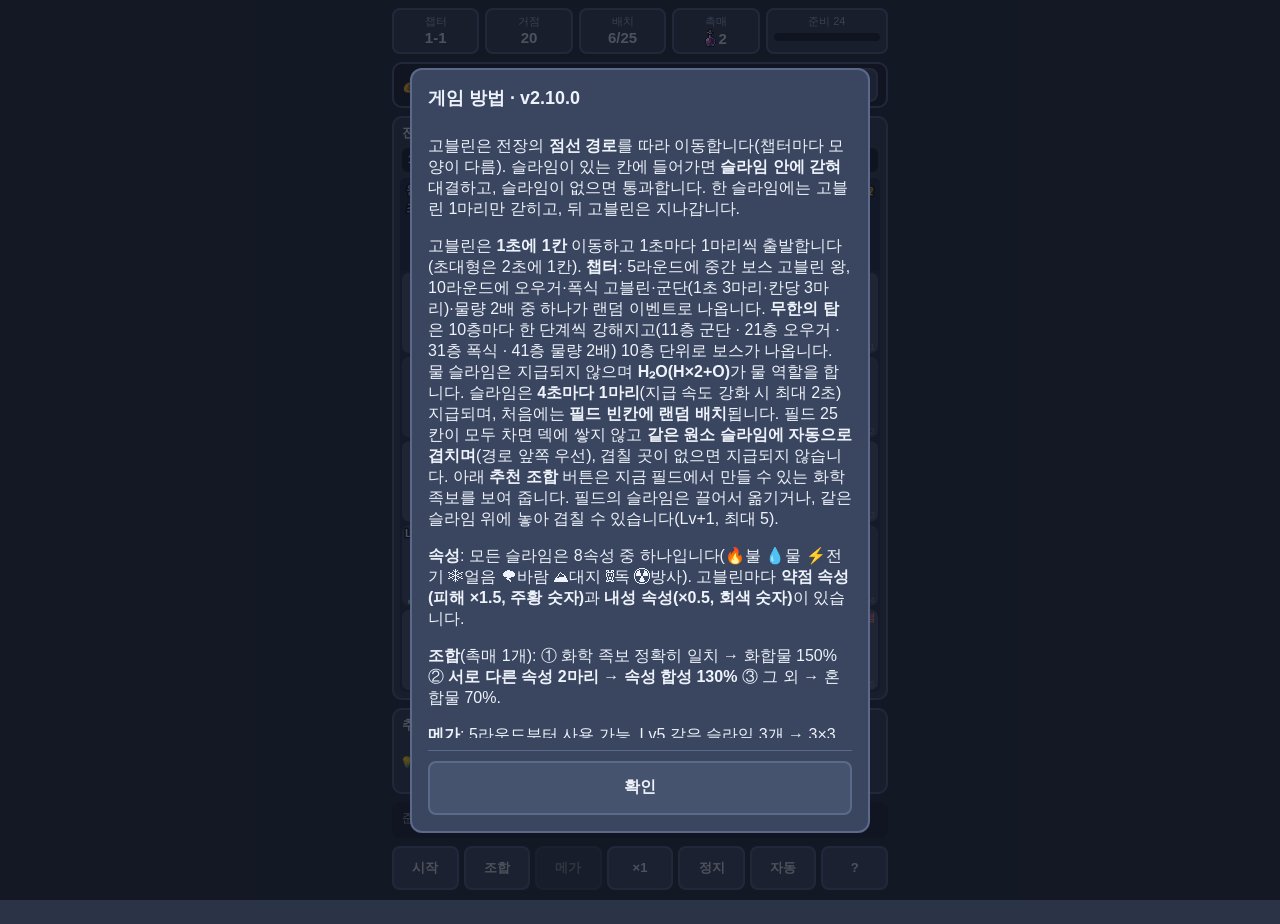
<file: index.html>
<!doctype html>
<html lang="ko">
<head>
<meta charset="utf-8">
<meta name="viewport" content="width=device-width, initial-scale=1, viewport-fit=cover, user-scalable=no">
<meta name="theme-color" content="#2b3447">
<meta name="apple-mobile-web-app-capable" content="yes">
<meta name="apple-mobile-web-app-status-bar-style" content="black-translucent">
<title>Element Slime Defense</title>
<link rel="manifest" href="manifest.json">
<link rel="icon" href="icons/icon.svg" type="image/svg+xml">
<link rel="apple-touch-icon" href="icons/icon-192.png">
<link rel="stylesheet" href="src/style.css">
</head>
<body>
<div id="app">
  <header class="hud">
    <div class="stat"><span class="k">챕터</span><b id="hRound">1-1</b></div>
    <div class="stat"><span class="k">거점</span><b id="hBase">20</b></div>
    <div class="stat"><span class="k">배치</span><b id="hCount">0/50</b></div>
    <div class="stat"><span class="k">촉매</span><b><img class="ico" src="assets/item_catalyst.png" alt=""><span id="hCat">2</span></b></div>
    <div class="stat timer"><span class="k" id="hPhase">준비</span><div class="bar"><i id="hTick"></i></div></div>
  </header>

  <div class="metabar">
    <span class="res" title="골드"><b>💰</b><span id="mGold">0</span></span>
    <span class="res" title="원소 결정"><b>💎</b><span id="mCrys">0</span></span>
    <span class="res" title="현자의 돌"><b>🔮</b><span id="mStone">0</span></span>
    <button class="btn sm" id="bUpg">⬆ 강화</button>
    <button class="btn sm" id="bDeck">🃏 덱</button>
  </div>

  <section class="panel">
    <div class="ptitle">전장 <span class="sub">점선 경로를 따라 오는 고블린이 슬라임 칸에 들어가면 갇혀 대결</span></div>
    <div id="tut" class="tut"></div>
    <canvas id="boardCv" aria-label="전장 5x5"></canvas>
  </section>

  <section class="panel deck">
    <div class="ptitle">추천 조합 <span class="sub">지금 필드에서 만들 수 있는 화학 족보 · 누르면 바로 조합 (촉매 1개)</span><b id="qCount" hidden></b></div>
    <div id="recos" class="recos" aria-label="추천 조합"></div>
    <div id="queue" class="qrow" hidden></div>
  </section>

  <div id="info" class="info">준비 중…</div>

  <nav class="actions">
    <button class="btn" id="bStart">시작</button>
    <button class="btn" id="bCombo">조합</button>
    <button class="btn" id="bMega">메가</button>
    <button class="btn" id="bSpeed">×1</button>
    <button class="btn" id="bPause">정지</button>
    <button class="btn" id="bAuto" aria-pressed="false">자동</button>
    <button class="btn" id="bHelp">?</button>
  </nav>
</div>

<div id="modal" class="modal hidden" role="dialog" aria-modal="true">
  <div class="mcard">
    <h2 id="mTitle"></h2>
    <div id="mBody"></div>
    <div class="mbtns"><button class="btn" id="mOk">확인</button><button class="btn hidden" id="mAlt">다시 하기</button></div>
  </div>
</div>

<script type="module" src="src/main.js"></script>
</body>
</html>
</file>
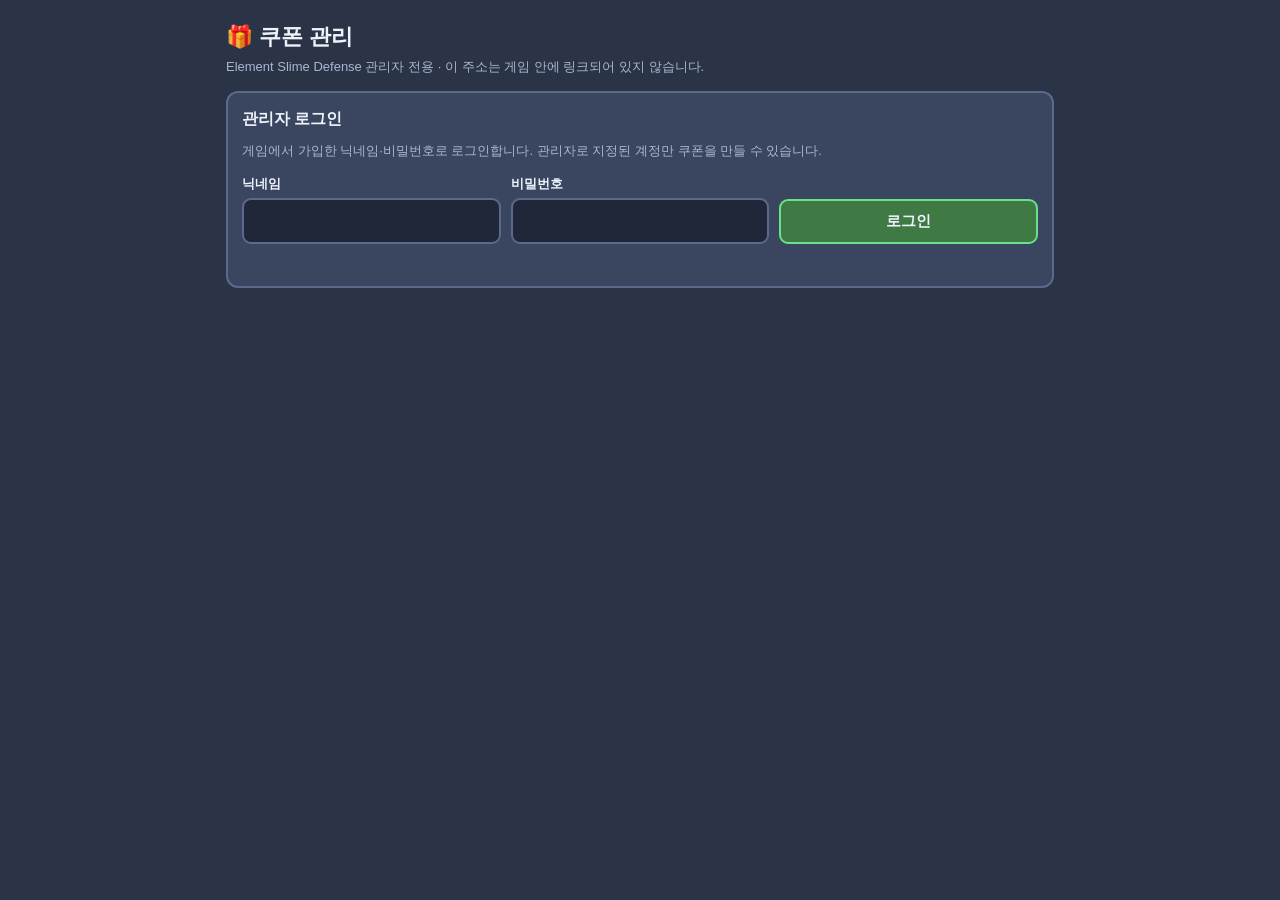
<file: admin.html>
<!doctype html>
<html lang="ko">
<head>
<meta charset="utf-8">
<meta name="viewport" content="width=device-width, initial-scale=1, viewport-fit=cover">
<meta name="robots" content="noindex, nofollow">
<meta name="theme-color" content="#2b3447">
<title>쿠폰 관리 · Element Slime Defense</title>
<style>
  :root { --bg: #2b3447; --panel: #3a4660; --panel2: #46536f; --line: #5b6a8a; --text: #eef2fa; --sub: #a9b6d0; --accent: #ffd34d; --danger: #ff6b6b; --ok: #6be08a; }
  * { box-sizing: border-box; }
  body { margin: 0; background: var(--bg); color: var(--text); font: 15px/1.5 -apple-system, "Apple SD Gothic Neo", "Noto Sans KR", sans-serif; }
  main { max-width: 860px; margin: 0 auto; padding: max(14px, env(safe-area-inset-top)) max(16px, env(safe-area-inset-right)) 40px max(16px, env(safe-area-inset-left)); }
  h1 { font-size: 22px; margin: 6px 0 4px; }
  h2 { font-size: 16px; margin: 0 0 10px; }
  .sub { color: var(--sub); font-size: 13px; margin: 0 0 14px; }
  .card { background: var(--panel); border: 2px solid var(--line); border-radius: 12px; padding: 14px; margin-bottom: 14px; }
  label { display: flex; flex-direction: column; gap: 4px; font-size: 13px; font-weight: 700; min-width: 0; }
  label small { color: var(--sub); font-weight: 400; }
  input, select { font: inherit; font-size: 16px; padding: 9px 10px; border-radius: 9px; border: 2px solid var(--line); background: #1f2738; color: var(--text); width: 100%; min-width: 0; }
  input:focus { outline: none; border-color: var(--accent); }
  .grid { display: grid; grid-template-columns: repeat(3, minmax(0, 1fr)); gap: 10px; }
  .grid .wide { grid-column: span 2; }
  @media (max-width: 600px) { .grid { grid-template-columns: repeat(2, minmax(0, 1fr)); } .grid .wide { grid-column: span 2; } }
  .row { display: flex; gap: 8px; align-items: end; }
  .row > label { flex: 1; }
  button { font: inherit; font-weight: 700; border-radius: 9px; border: 2px solid var(--line); background: var(--panel2); color: var(--text); padding: 9px 14px; cursor: pointer; min-height: 42px; }
  button.go { background: #3f7a44; border-color: var(--ok); }
  button.warn { border-color: var(--danger); color: #ffb3b3; }
  button.sm { min-height: 32px; padding: 4px 10px; font-size: 13px; }
  button:disabled { opacity: .55; cursor: default; }
  .msg { min-height: 20px; margin: 8px 0 0; font-size: 13px; color: var(--danger); }
  .msg.ok { color: var(--ok); }
  .top { display: flex; justify-content: space-between; align-items: center; gap: 10px; flex-wrap: wrap; }
  .who { font-size: 13px; color: var(--sub); }
  .who b { color: var(--accent); }
  code { background: #1f2738; padding: 2px 6px; border-radius: 6px; font-size: 13px; overflow-wrap: anywhere; }
  .scroll { overflow-x: auto; }
  table { width: 100%; border-collapse: collapse; font-size: 14px; }
  th, td { text-align: left; padding: 8px 6px; border-bottom: 1px solid var(--line); vertical-align: middle; }
  th { color: var(--sub); font-size: 12px; font-weight: 700; }
  td.c { font-weight: 800; color: var(--accent); letter-spacing: .02em; white-space: nowrap; }
  td .acts { display: flex; gap: 6px; flex-wrap: wrap; }
  .pill { display: inline-block; font-size: 12px; padding: 1px 8px; border-radius: 99px; white-space: nowrap; }
  .pill.on { background: #2e5b37; color: var(--ok); } .pill.off { background: #5b2e2e; color: #ffb3b3; } .pill.exp { background: #4b4b2e; color: #ffe08a; }
  .bar { height: 6px; background: #1f2738; border-radius: 4px; overflow: hidden; margin-top: 4px; min-width: 70px; }
  .bar i { display: block; height: 100%; background: var(--accent); }
  .empty { color: var(--sub); text-align: center; padding: 18px; }
  .hidden { display: none !important; }
  @media (max-width: 600px) {
    table.stack thead { display: none; }
    table.stack tr { display: grid; grid-template-columns: 1fr auto; gap: 2px 10px; padding: 10px 0; border-bottom: 1px solid var(--line); }
    table.stack td { border: 0; padding: 2px 0; }
    table.stack td.rw, table.stack td.memo { grid-column: 1 / -1; }
  }
</style>
</head>
<body>
<main>
  <div class="top">
    <div><h1>🎁 쿠폰 관리</h1><p class="sub">Element Slime Defense 관리자 전용 · 이 주소는 게임 안에 링크되어 있지 않습니다.</p></div>
    <div class="who hidden" id="who"></div>
  </div>

  <section class="card" id="loginCard">
    <h2>관리자 로그인</h2>
    <p class="sub">게임에서 가입한 닉네임·비밀번호로 로그인합니다. 관리자로 지정된 계정만 쿠폰을 만들 수 있습니다.</p>
    <form id="loginForm">
      <div class="grid">
        <label>닉네임<input id="lNick" autocomplete="username" required></label>
        <label>비밀번호<input id="lPw" type="password" autocomplete="current-password" required></label>
        <div class="row"><button class="go" type="submit" id="lBtn" style="width:100%">로그인</button></div>
      </div>
      <p class="msg" id="lMsg"></p>
    </form>
  </section>

  <section class="card hidden" id="notAdmin">
    <h2>관리자 권한이 없습니다</h2>
    <p>이 계정을 관리자로 지정하려면 Firebase 콘솔 → Realtime Database → 데이터 탭에서 아래 항목을 추가하세요.</p>
    <p>경로 <code>admins</code> 아래에 키 <code id="myUid"></code>, 값 <code>true</code> (불리언)</p>
    <p class="sub">추가한 뒤 이 페이지를 새로고침하세요.</p>
    <button class="sm" id="copyUid" type="button">uid 복사</button> <button class="sm" id="out1" type="button">로그아웃</button>
  </section>

  <section class="card hidden" id="createCard">
    <h2>새 쿠폰 만들기</h2>
    <form id="codeForm">
      <div class="grid">
        <label class="wide">코드 <small>영문·숫자 4~20자 · 대소문자 구분 없음</small>
          <div class="row"><input id="fCode" maxlength="20" autocomplete="off" autocapitalize="characters" spellcheck="false" required><button class="sm" type="button" id="genBtn">무작위</button></div></label>
        <label>활성<select id="fActive"><option value="1">사용 가능</option><option value="0">중지</option></select></label>
        <label>💰 골드<input id="fGold" type="number" min="0" step="1" value="1000" inputmode="numeric"></label>
        <label>💎 원소 결정<input id="fCrys" type="number" min="0" step="1" value="0" inputmode="numeric"></label>
        <label>🔮 현자의 돌<input id="fStone" type="number" min="0" step="1" value="0" inputmode="numeric"></label>
        <label>사용 가능 횟수 <small>0 = 무제한 (계정당 1회는 항상)</small><input id="fMax" type="number" min="0" step="1" value="0" inputmode="numeric"></label>
        <label>만료일 <small>비우면 기한 없음 · 해당 날짜 23:59까지</small><input id="fExp" type="date"></label>
        <label>메모 <small>관리용 (플레이어에게 안 보임)</small><input id="fMemo" maxlength="60" placeholder="예: 오픈 기념"></label>
      </div>
      <div class="row" style="margin-top:12px"><button class="go" type="submit" id="fBtn">쿠폰 만들기</button></div>
      <p class="msg" id="fMsg"></p>
    </form>
  </section>

  <section class="card hidden" id="listCard">
    <div class="top"><h2>쿠폰 목록</h2><button class="sm" id="reload" type="button">↻ 새로고침</button></div>
    <div class="scroll"><table class="stack">
      <thead><tr><th>코드</th><th>보상</th><th>사용</th><th>상태</th><th>메모</th><th></th></tr></thead>
      <tbody id="list"><tr><td colspan="6" class="empty">불러오는 중…</td></tr></tbody>
    </table></div>
    <p class="msg" id="listMsg"></p>
  </section>
</main>

<script type="module">
import { signIn, isAdmin, listCodes, saveCode, deleteCode, randomCode, validCode, rewardText, rewardOf, ACCOUNT_KEY } from './src/online.js';

const $ = id => document.getElementById(id);
const esc = v => String(v ?? '').replace(/[&<>"']/g, c => ({ '&': '&amp;', '<': '&lt;', '>': '&gt;', '"': '&quot;', "'": '&#39;' }[c]));
// 게임 로그인과 섞이지 않도록 관리자 세션은 별도 키에 저장
const ADMIN_KEY = 'esd.adminAccount';
const store = { getItem: k => { try { return localStorage.getItem(k === ACCOUNT_KEY ? ADMIN_KEY : k); } catch { return null; } },
                setItem: (k, v) => { try { localStorage.setItem(k === ACCOUNT_KEY ? ADMIN_KEY : k, v); } catch { /* 무시 */ } } };
let acc = null; try { acc = JSON.parse(store.getItem(ACCOUNT_KEY) || 'null'); } catch { acc = null; }
const keep = a => { if (a) { acc = a; store.setItem(ACCOUNT_KEY, JSON.stringify(a)); } };
const msg = (id, t, ok = false) => { $(id).textContent = t || ''; $(id).classList.toggle('ok', ok); };
const show = (id, on) => $(id).classList.toggle('hidden', !on);
const fmtDate = ms => { if (!ms) return '기한 없음'; const d = new Date(ms); return `${d.getFullYear()}-${String(d.getMonth() + 1).padStart(2, '0')}-${String(d.getDate()).padStart(2, '0')}`; };

function logout() { acc = null; try { localStorage.removeItem(ADMIN_KEY); } catch { /* 무시 */ } location.reload(); }

async function enter() {
  const r = await isAdmin(acc);
  if (r.account) keep(r.account);
  if (!r.ok) { show('loginCard', true); msg('lMsg', r.msg); return; }
  show('loginCard', false);
  $('who').innerHTML = `👤 <b>${esc(acc.nick)}</b> ${r.admin ? '· 관리자' : ''} <button class="sm" id="out2" type="button">로그아웃</button>`;
  show('who', true); $('out2').onclick = logout;
  if (!r.admin) { $('myUid').textContent = acc.uid; show('notAdmin', true); return; }
  show('createCard', true); show('listCard', true);
  $('fCode').value = randomCode(); refresh();
}

async function refresh() {
  msg('listMsg', '');
  const r = await listCodes(acc); if (r.account) keep(r.account);
  if (!r.ok) { $('list').innerHTML = `<tr><td colspan="6" class="empty">불러오지 못했습니다. ${esc(r.msg)}</td></tr>`; return; }
  if (!r.list.length) { $('list').innerHTML = '<tr><td colspan="6" class="empty">아직 만든 쿠폰이 없습니다.</td></tr>'; return; }
  const now = Date.now();
  $('list').innerHTML = r.list.map(c => {
    const expired = c.expires && c.expires <= now, soldOut = c.maxUses && c.used >= c.maxUses;
    const state = !c.active ? '<span class="pill off">중지</span>' : expired ? '<span class="pill exp">만료</span>' : soldOut ? '<span class="pill exp">소진</span>' : '<span class="pill on">사용 가능</span>';
    const pct = c.maxUses ? Math.min(100, Math.round((c.used || 0) / c.maxUses * 100)) : 0;
    return `<tr>
      <td class="c">${esc(c.code)}</td>
      <td class="rw">${esc(rewardText(rewardOf(c)))}</td>
      <td>${c.used || 0} / ${c.maxUses ? c.maxUses : '∞'}${c.maxUses ? `<div class="bar"><i style="width:${pct}%"></i></div>` : ''}</td>
      <td>${state}<br><small style="color:var(--sub)">${esc(fmtDate(c.expires))}</small></td>
      <td class="memo"><small>${esc(c.memo || '')}</small></td>
      <td><div class="acts"><button class="sm" data-act="toggle" data-code="${esc(c.code)}" data-on="${c.active ? 1 : 0}" type="button">${c.active ? '중지' : '재개'}</button><button class="sm warn" data-act="del" data-code="${esc(c.code)}" type="button">삭제</button></div></td>
    </tr>`;
  }).join('');
  window.__codes = Object.fromEntries(r.list.map(c => [c.code, c]));
}

$('loginForm').addEventListener('submit', async e => {
  e.preventDefault(); $('lBtn').disabled = true; msg('lMsg', '로그인 중…', true);
  const r = await signIn($('lNick').value, $('lPw').value);
  $('lBtn').disabled = false;
  if (!r.ok) return msg('lMsg', r.msg);
  keep(r.account); msg('lMsg', ''); enter();
});
$('out1').onclick = logout;
$('copyUid').onclick = async () => { try { await navigator.clipboard.writeText(acc.uid); $('copyUid').textContent = '복사됨'; } catch { $('copyUid').textContent = '길게 눌러 복사하세요'; } };
$('genBtn').onclick = () => { $('fCode').value = randomCode(); };
$('reload').onclick = refresh;

$('codeForm').addEventListener('submit', async e => {
  e.preventDefault();
  const v = validCode($('fCode').value); if (!v.ok) return msg('fMsg', v.msg);
  const gold = +$('fGold').value || 0, crystals = +$('fCrys').value || 0, stones = +$('fStone').value || 0;
  if (gold < 0 || crystals < 0 || stones < 0) return msg('fMsg', '보상은 0 이상이어야 합니다.');
  if (!gold && !crystals && !stones) return msg('fMsg', '보상을 하나 이상 입력하세요.');
  let expires = 0;
  if ($('fExp').value) { const [y, m, d] = $('fExp').value.split('-').map(Number); expires = new Date(y, m - 1, d, 23, 59, 59).getTime(); if (expires <= Date.now()) return msg('fMsg', '만료일이 이미 지났습니다.'); }
  $('fBtn').disabled = true; msg('fMsg', '만드는 중…', true);
  const r = await saveCode(acc, v.code, { gold, crystals, stones, maxUses: +$('fMax').value || 0, expires, active: $('fActive').value === '1', memo: $('fMemo').value }, true);
  $('fBtn').disabled = false; if (r.account) keep(r.account);
  if (!r.ok) return msg('fMsg', r.msg);
  msg('fMsg', `${r.msg} · 플레이어는 홈 > 🎁 쿠폰에서 ${r.code} 입력`, true);
  $('fCode').value = randomCode(); $('fMemo').value = ''; refresh();
});

$('list').addEventListener('click', async e => {
  const b = e.target.closest('button[data-act]'); if (!b) return;
  const code = b.dataset.code, c = (window.__codes || {})[code]; if (!c) return;
  if (b.dataset.act === 'del') {
    if (b.dataset.confirm !== '1') { b.dataset.confirm = '1'; b.textContent = '정말 삭제?'; setTimeout(() => { if (b.isConnected) { b.dataset.confirm = ''; b.textContent = '삭제'; } }, 3000); return; }
    b.disabled = true; const r = await deleteCode(acc, code); if (r.account) keep(r.account); msg('listMsg', r.msg, r.ok); refresh(); return;
  }
  b.disabled = true;
  const r = await saveCode(acc, code, { ...rewardOf(c), maxUses: c.maxUses, expires: c.expires, memo: c.memo, active: b.dataset.on !== '1' }, false);
  if (r.account) keep(r.account); msg('listMsg', r.ok ? `${code} ${b.dataset.on === '1' ? '중지' : '재개'}` : r.msg, r.ok); refresh();
});

if (acc && acc.uid && acc.refreshToken) enter(); else show('loginCard', true);
</script>
</body>
</html>
</file>
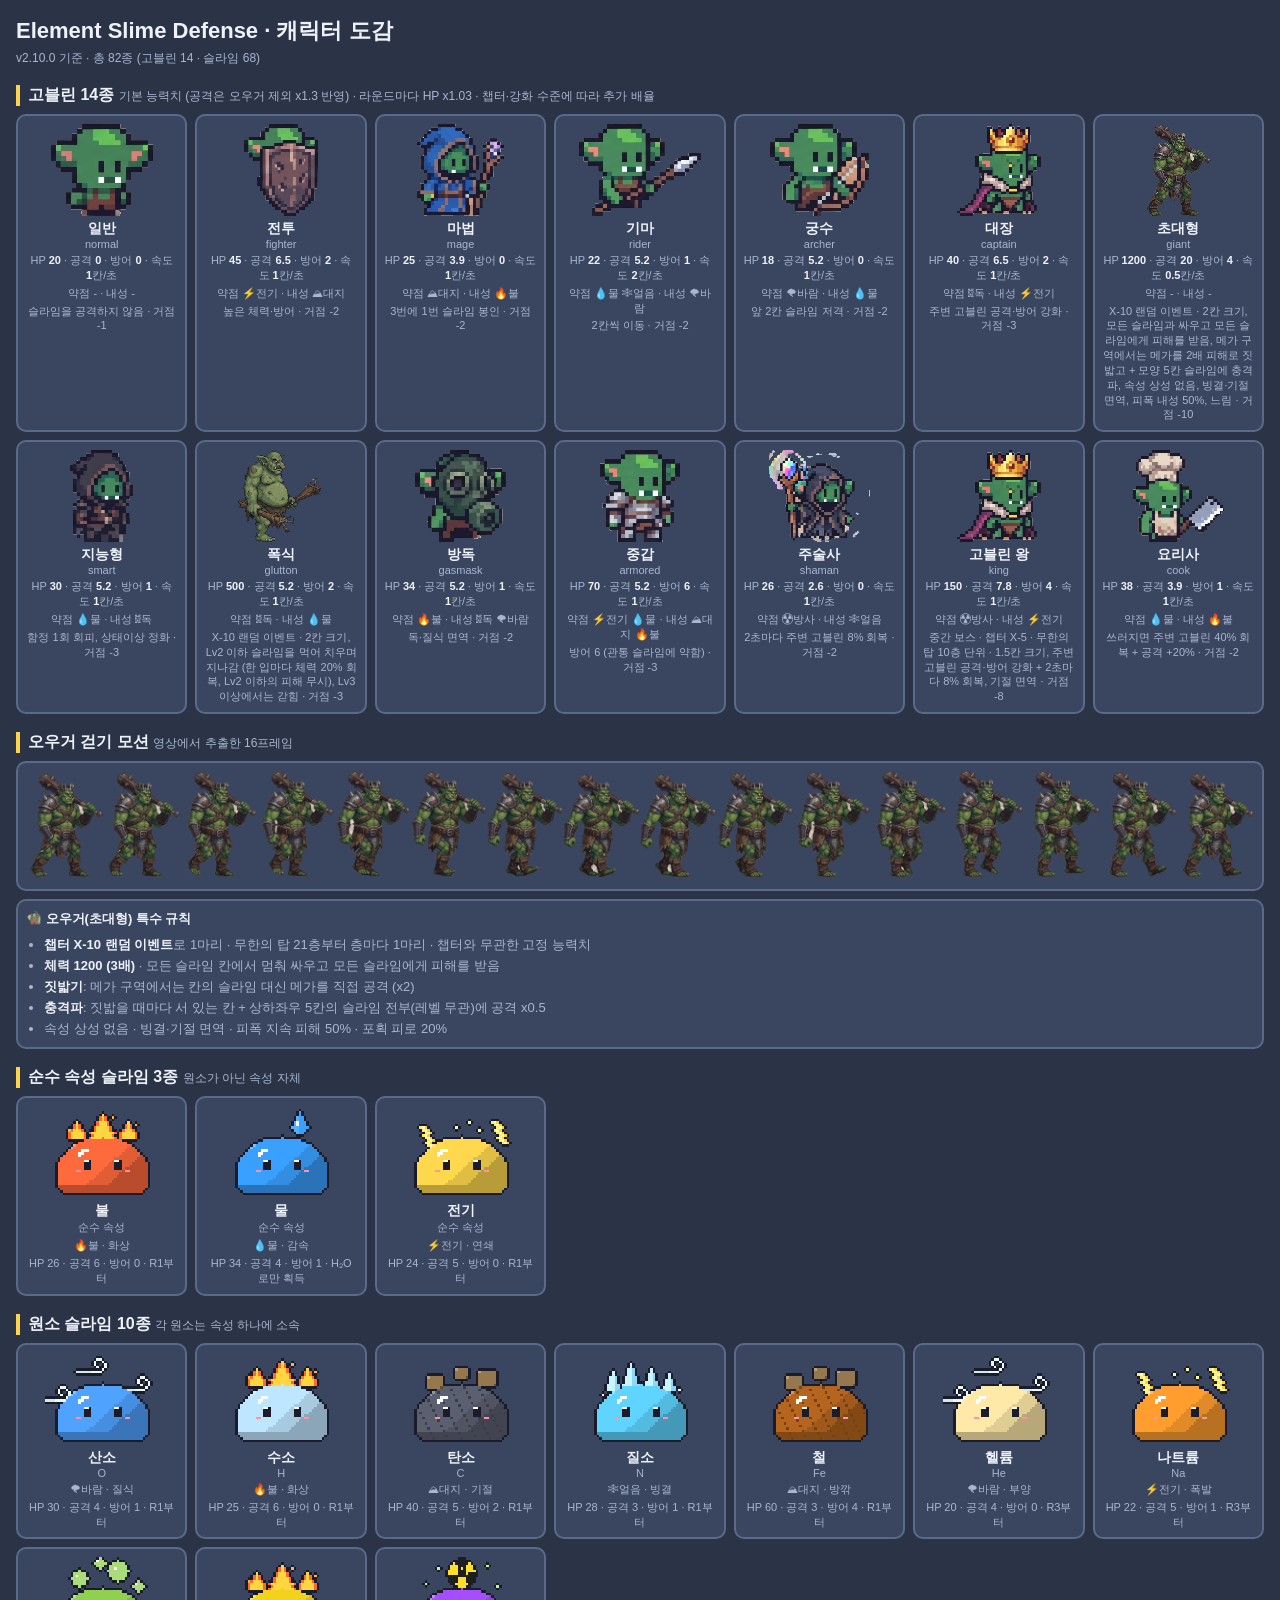
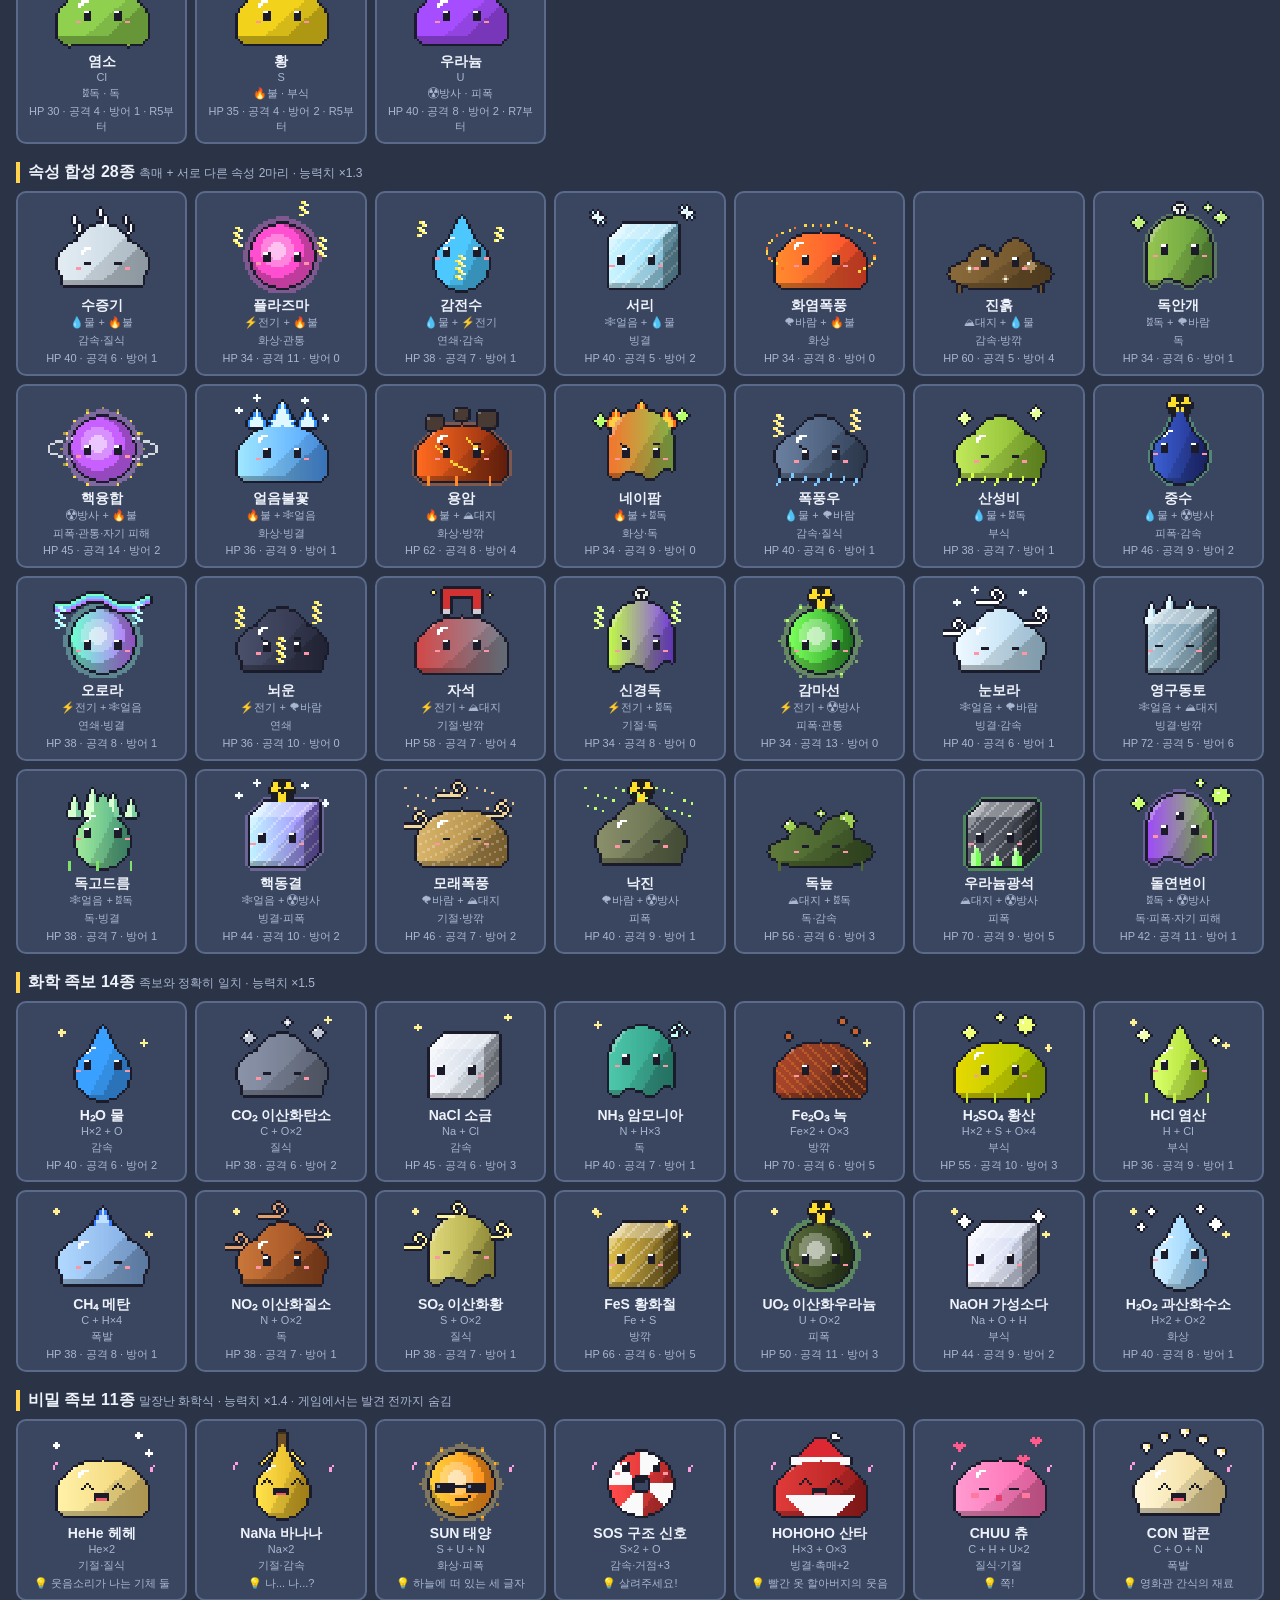
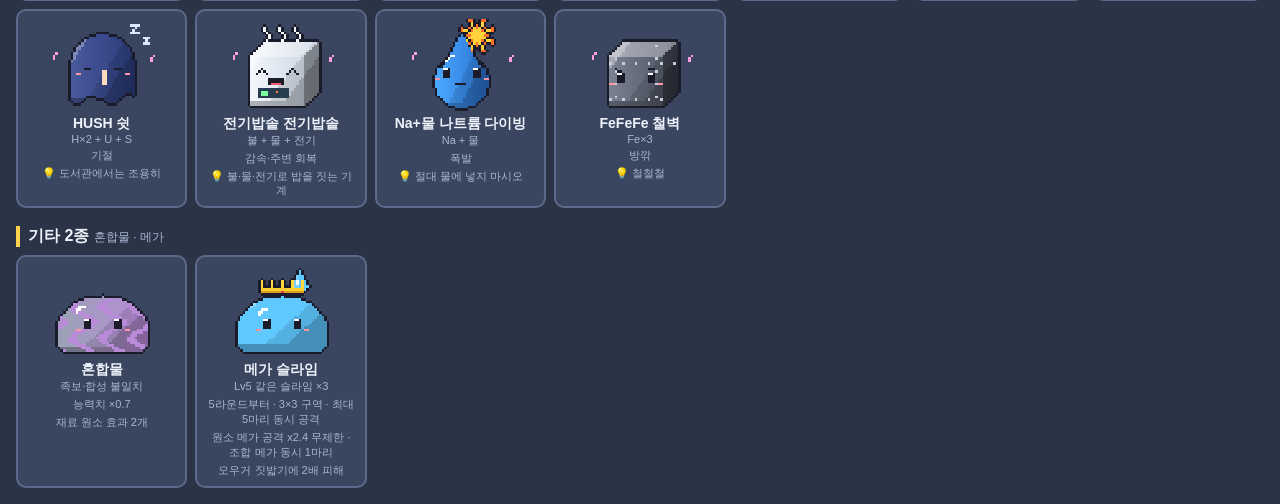
<file: tools/catalog.html>
<!doctype html>
<html lang="ko">
<head>
<meta charset="utf-8">
<meta name="viewport" content="width=device-width, initial-scale=1">
<title>캐릭터 도감</title>
<style>
  :root { --bg: #2b3447; --panel: #3a4660; --line: #5b6a8a; --text: #eef2fa; --sub: #a9b6d0; --accent: #ffd34d; }
  * { box-sizing: border-box; }
  body { margin: 0; background: var(--bg); color: var(--text); font-family: -apple-system, "Apple SD Gothic Neo", "Noto Sans KR", sans-serif; padding: 16px; }
  h1 { margin: 0 0 4px; font-size: 22px; }
  .meta { color: var(--sub); font-size: 12px; margin-bottom: 14px; }
  h2 { font-size: 16px; margin: 18px 0 8px; border-left: 4px solid var(--accent); padding-left: 8px; }
  h2 small { color: var(--sub); font-weight: 400; font-size: 12px; }
  .grid { display: grid; grid-template-columns: repeat(auto-fill, minmax(150px, 1fr)); gap: 8px; }
  .card { background: var(--panel); border: 2px solid var(--line); border-radius: 10px; padding: 8px; text-align: center; }
  .card .art { height: 92px; display: flex; align-items: flex-end; justify-content: center; }
  .card img { max-height: 92px; max-width: 100%; image-rendering: pixelated; }
  .card .name { font-weight: 800; font-size: 14px; margin-top: 4px; }
  .card .key { color: var(--sub); font-size: 11px; }
  .card .line { font-size: 11px; color: var(--sub); margin-top: 3px; line-height: 1.35; }
  .card .line b { color: var(--text); }
  .strip { background: var(--panel); border: 2px solid var(--line); border-radius: 10px; padding: 8px; overflow: hidden; }
  .strip img { width: 100%; image-rendering: auto; }
  .rules { margin-top: 8px; font-size: 13px; line-height: 1.6; }
  .rules ul { margin: 6px 0 0; padding-left: 18px; color: var(--sub); }
  .rules b { color: var(--text); }
</style>
</head>
<body>
<h1>Element Slime Defense · 캐릭터 도감</h1>
<div class="meta" id="meta"></div>
<div id="root"></div>
<script type="module">
import { CFG, ELEMENTS, FUSIONS, RECIPES, GOBLINS, ATTRS, STATUS, JOKES } from '../src/data.js';

const root = document.getElementById('root');
const at = a => `${ATTRS[a].icon}${ATTRS[a].label}`;
const atl = arr => (arr && arr.length ? arr.map(at).join(' ') : '-');
const st = list => list.map(s => STATUS[s.name].label).join('·');

function section(title, sub, cards) {
  const h = document.createElement('h2'); h.innerHTML = `${title} <small>${sub}</small>`;
  const g = document.createElement('div'); g.className = 'grid'; g.innerHTML = cards.join('');
  root.append(h, g);
}
const card = (img, name, key, lines) => `<div class="card"><div class="art"><img src="../assets/${img}.png" alt=""></div>
  <div class="name">${name}</div><div class="key">${key}</div>${lines.map(l => `<div class="line">${l}</div>`).join('')}</div>`;

// 고블린 12종
const gAtk = d => +(d.atk * (d.chAnchor ? 1 : (CFG.GOBLIN_ATK_MUL || 1))).toFixed(1);
section(`고블린 ${Object.keys(GOBLINS).length}종`, `기본 능력치 (공격은 오우거 제외 x${CFG.GOBLIN_ATK_MUL || 1} 반영) · 라운드마다 HP x${CFG.HP_GROWTH} · 챕터·강화 수준에 따라 추가 배율`,
  Object.entries(GOBLINS).map(([k, d]) => card(`goblin_${k}`, d.name, k, [
    `HP <b>${d.hp}</b> · 공격 <b>${gAtk(d)}</b> · 방어 <b>${d.def}</b> · 속도 <b>${d.spd}</b>칸/초`,
    `약점 ${atl(d.weak)} · 내성 ${atl(d.resist)}`,
    `${d.desc || ''} · 거점 -${d.leak}`,
  ])));

// 오우거 걷기 모션
const h = document.createElement('h2'); h.innerHTML = '오우거 걷기 모션 <small>영상에서 추출한 16프레임</small>';
const s = document.createElement('div'); s.className = 'strip'; s.innerHTML = '<img src="../assets/goblin_giant_walk.png" alt="">';
root.append(h, s);

// 오우거 특수 규칙
const og = document.createElement('div'); og.className = 'strip rules';
og.innerHTML = `<b>🧌 오우거(초대형) 특수 규칙</b><ul>
  <li><b>챕터 X-10 랜덤 이벤트</b>로 1마리 · 무한의 탑 21층부터 층마다 1마리 · 챕터와 무관한 고정 능력치</li>
  <li><b>체력 1200 (3배)</b> · 모든 슬라임 칸에서 멈춰 싸우고 모든 슬라임에게 피해를 받음</li>
  <li><b>짓밟기</b>: 메가 구역에서는 칸의 슬라임 대신 메가를 직접 공격 (x${CFG.GIANT_STOMP_MUL})</li>
  <li><b>충격파</b>: 짓밟을 때마다 서 있는 칸 + 상하좌우 5칸의 슬라임 전부(레벨 무관)에 공격 x${CFG.GIANT_STOMP_SPLASH}</li>
  <li>속성 상성 없음 · 빙결·기절 면역 · 피폭 지속 피해 50% · 포획 피로 20%</li></ul>`;
root.append(og);

// 슬라임
const pure = ELEMENTS.filter(e => e.label), els = ELEMENTS.filter(e => !e.label);
const elCard = e => card(`slime_${e.sym}`, e.label || e.name, e.label ? '순수 속성' : e.sym,
  [`${at(e.attr)} · ${STATUS[e.st.name].label}`, `HP ${e.hp} · 공격 ${e.atk} · 방어 ${e.def} · ${e.noDrop ? 'H₂O로만 획득' : `R${e.unlock}부터`}`]);
section(`순수 속성 슬라임 ${pure.length}종`, '원소가 아닌 속성 자체', pure.map(elCard));
section(`원소 슬라임 ${els.length}종`, '각 원소는 속성 하나에 소속', els.map(elCard));
section(`속성 합성 ${FUSIONS.length}종`, `촉매 + 서로 다른 속성 2마리 · 능력치 ×${CFG.FUSION_MUL}`,
  FUSIONS.map(f => card(`slime_${f.key}`, f.label, `${at(f.pair[0])} + ${at(f.pair[1])}`,
    [`${st(f.st)}${f.pierce ? '·관통' : ''}${f.decay ? '·자기 피해' : ''}`, `HP ${f.hp} · 공격 ${f.atk} · 방어 ${f.def}`])));
section(`화학 족보 ${RECIPES.length}종`, `족보와 정확히 일치 · 능력치 ×${CFG.COMPOUND_MUL}`,
  RECIPES.map(r => card(`slime_${r.key}`, `${r.label} ${r.name}`, Object.entries(r.need).map(([k, v]) => v > 1 ? `${k}×${v}` : k).join(' + '),
    [`${STATUS[r.st.name].label}`, `HP ${r.hp} · 공격 ${r.atk} · 방어 ${r.def}`])));
section(`비밀 족보 ${JOKES.length}종`, `말장난 화학식 · 능력치 ×${CFG.JOKE_MUL} · 게임에서는 발견 전까지 숨김`,
  JOKES.map(j => card(`slime_${j.key}`, `${j.label} ${j.name}`, Object.entries(j.need).map(([k, v]) => { const l = ELEMENTS.find(e => e.sym === k)?.label || k; return v > 1 ? `${l}×${v}` : l; }).join(' + '),
    [`${st(j.st)}${j.healAura ? '·주변 회복' : ''}${j.onCreate?.baseHp ? '·거점+' + j.onCreate.baseHp : ''}${j.onCreate?.catalysts ? '·촉매+' + j.onCreate.catalysts : ''}`, `💡 ${j.hint}`])));
section('기타 2종', '혼합물 · 메가', [
  card('slime_mix', '혼합물', '족보·합성 불일치', [`능력치 ×${CFG.MIXTURE_MUL}`, '재료 원소 효과 2개']),
  card('slime_mega', '메가 슬라임', `Lv5 같은 슬라임 ×3`, [`${CFG.MEGA_ROUND}라운드부터 · 3×3 구역 · 최대 ${CFG.MEGA_MAX_TARGETS}마리 동시 공격`, `원소 메가 공격 x${CFG.MEGA_ATK} 무제한 · 조합 메가 동시 ${CFG.COMBO_MEGA_MAX}마리`, '오우거 짓밟기에 2배 피해']),
]);

const total = Object.keys(GOBLINS).length + ELEMENTS.length + FUSIONS.length + RECIPES.length + JOKES.length + 2;
document.getElementById('meta').textContent = `v2.10.0 기준 · 총 ${total}종 (고블린 ${Object.keys(GOBLINS).length} · 슬라임 ${total - Object.keys(GOBLINS).length})`;
document.body.dataset.ready = '1';
</script>
</body>
</html>
</file>
<file: src/style.css>
:root {
  --bg: #2b3447; --panel: #3a4660; --panel2: #46536f; --line: #5b6a8a;
  --text: #eef2fa; --sub: #a9b6d0; --accent: #ffd34d; --danger: #ff5a5a; --ok: #6be08a;
}
* { box-sizing: border-box; -webkit-tap-highlight-color: transparent; }
html, body { margin: 0; height: 100%; background: var(--bg); color: var(--text);
  font-family: -apple-system, "Apple SD Gothic Neo", "Noto Sans KR", "Malgun Gothic", sans-serif;
  overscroll-behavior: none; touch-action: manipulation; user-select: none; -webkit-user-select: none; }
#app { max-width: 520px; margin: 0 auto; padding: max(8px, env(safe-area-inset-top)) 12px max(10px, env(safe-area-inset-bottom));
  display: flex; flex-direction: column; gap: 8px; min-height: 100%; }
.hud { display: grid; grid-template-columns: repeat(4, 1fr) 1.4fr; gap: 6px; }
.stat { background: var(--panel); border: 2px solid var(--line); border-radius: 8px; padding: 4px 6px; text-align: center; min-width: 0; }
.stat .k { display: block; font-size: 11px; color: var(--sub); }
.stat b { font-size: 15px; }
.timer .bar { height: 8px; background: #1f2636; border-radius: 4px; overflow: hidden; margin-top: 4px; }
.timer .bar i { display: block; height: 100%; width: 0; background: var(--accent); }
.panel { background: var(--panel); border: 2px solid var(--line); border-radius: 10px; padding: 6px; }
.ptitle { font-size: 13px; font-weight: 700; margin: 0 2px 6px; }
.ptitle .sub { font-weight: 400; color: var(--sub); font-size: 11px; }
.floorbar { display: flex; align-items: center; justify-content: center; gap: 12px; }
canvas { display: block; width: 100%; touch-action: none; border-radius: 6px; }
.qrow { display: flex; gap: 6px; overflow-x: auto; min-height: 46px; padding-bottom: 2px; touch-action: pan-x; }
.chip { flex: 0 0 42px; height: 42px; border-radius: 22px 22px 10px 10px; border: 2px solid rgba(0,0,0,.35);
  display: flex; align-items: center; justify-content: center; font-weight: 800; color: #10151f; font-size: 15px; touch-action: none; }
.chip.sel { outline: 3px solid var(--accent); outline-offset: 1px; }
.info { min-height: 36px; font-size: 12px; background: #222a3a; border-radius: 8px; padding: 8px 10px; color: var(--sub); }
.info b { color: var(--text); }
.actions { display: grid; grid-template-columns: repeat(7, 1fr); gap: 5px; }
#bAuto.on { background: #6be08a; color: #10151f; border-color: #3fa85c; }
.btn { background: var(--panel2); color: var(--text); border: 2px solid var(--line); border-radius: 8px; min-height: 44px;
  font-size: 13px; font-weight: 700; padding: 0 4px; cursor: pointer; }
.btn.sm { min-height: 32px; min-width: 40px; }
.btn.on { background: var(--accent); color: #222; border-color: #b8942a; }
.btn:disabled { opacity: .4; }
.ghost { position: fixed; pointer-events: none; z-index: 50; transform: translate(-50%, -60%); opacity: .85; }
.modal { position: fixed; top: 0; right: 0; bottom: 0; left: 0; background: rgba(10,14,24,.7); display: flex; align-items: center; justify-content: center; z-index: 100; padding: 16px; }
/* 팝업 상자: 덱 카드(.card)와 클래스 분리 */
.modal .mcard { background: var(--panel); border: 2px solid var(--line); border-radius: 12px; padding: 16px;
  width: calc(100vw - 32px); max-width: 460px; max-height: 85vh; overflow: auto; -webkit-overflow-scrolling: touch; }
.modal h2 { margin: 0 0 10px; font-size: 18px; }
.modal table { width: 100%; border-collapse: collapse; font-size: 12px; margin: 6px 0; }
.modal td, .modal th { border: 1px solid var(--line); padding: 3px 5px; text-align: left; }
.mbtns { display: flex; gap: 8px; margin-top: 12px; }
.mbtns .btn { flex: 1; }
.hidden { display: none !important; }
.ico { height: 18px; width: auto; vertical-align: -3px; margin-right: 2px; image-rendering: pixelated; }
.gimg { height: 34px; width: auto; vertical-align: middle; image-rendering: auto; }
.card { flex: 0 0 52px; height: 66px; border-radius: 8px; border: 2px solid rgba(0,0,0,.4); background: #263046;
  display: flex; flex-direction: column; align-items: center; justify-content: center; gap: 2px; touch-action: none;
  box-shadow: inset 0 0 0 2px rgba(255,255,255,.08); }
.card img { width: 42px; height: 34px; object-fit: contain; pointer-events: none; }
.card span { font-size: 12px; font-weight: 800; color: #eef2fa; pointer-events: none; }
.card.sel { outline: 3px solid var(--accent); outline-offset: 1px; }
.deck .qrow { min-height: 70px; }
.deck .recos { min-height: 46px; margin: 0; }
.qrow[hidden] { display: none; }
.ghost.card { width: 52px; }
.card { position: relative; }
.card .blob { width: 38px; height: 28px; border-radius: 19px 19px 6px 6px; border: 2px solid rgba(0,0,0,.45);
  display: flex; align-items: center; justify-content: center; font-style: normal; font-size: 15px; pointer-events: none; }
.card .attr { position: absolute; top: 1px; right: 2px; font-size: 11px; pointer-events: none; }
.card .cardart { pointer-events: none; image-rendering: auto; }
.chlist { display: flex; flex-direction: column; gap: 8px; }
.chbtn { display: flex; flex-direction: column; gap: 2px; text-align: left; background: var(--panel2); color: var(--text);
  border: 2px solid var(--line); border-left-width: 8px; border-radius: 10px; padding: 10px 12px; cursor: pointer; font: inherit; }
.chbtn b { font-size: 15px; }
.chbtn span { font-size: 12px; color: var(--sub); }
.chbtn:disabled { opacity: .45; cursor: default; }
/* 팝업: 제목·본문만 스크롤, 버튼은 하단 고정 (긴 팝업에서도 바로 누를 수 있게) */
.modal .mcard { display: flex; flex-direction: column; overflow: hidden; }
.modal #mBody { overflow-y: auto; -webkit-overflow-scrolling: touch; flex: 1 1 auto; min-height: 0; overscroll-behavior: contain; }
.modal .mbtns { flex: 0 0 auto; padding-top: 10px; border-top: 1px solid var(--line); }
.modal .mbtns .btn { min-height: 54px; font-size: 16px; touch-action: manipulation; }
/* 성장(메타) */
.metabar { display: flex; align-items: center; gap: 8px; background: #222a3a; border: 2px solid var(--line); border-radius: 10px; padding: 4px 8px; }
.metabar .res { display: flex; align-items: center; gap: 3px; font-weight: 800; font-size: 14px; min-width: 0; }
.metabar .res b { font-size: 13px; }
.metabar .btn { margin-left: auto; min-height: 34px; padding: 0 10px; }
.metabar .btn + .btn { margin-left: 0; }
.tabs { display: flex; gap: 6px; margin-bottom: 8px; }
.tabs .btn { flex: 1; min-height: 38px; }
.uprow { display: flex; align-items: center; gap: 8px; padding: 8px 0; border-bottom: 1px solid var(--line); }
.uprow .ic { font-size: 22px; width: 30px; text-align: center; }
.uprow .tx { flex: 1; min-width: 0; font-size: 13px; }
.uprow .tx b { display: block; font-size: 14px; }
.uprow .tx span { color: var(--sub); font-size: 12px; }
.uprow .btn { min-height: 42px; min-width: 92px; font-size: 13px; }
.uprow .btn.cant { opacity: .45; }
.deckgrid { display: grid; grid-template-columns: repeat(4, 1fr); gap: 6px; }
.deckcard { background: #263046; border: 2px solid var(--line); border-radius: 8px; padding: 4px; text-align: center; font-size: 12px; color: var(--text); font: inherit; cursor: pointer; }
.deckcard img { width: 100%; image-rendering: pixelated; }
.deckcard.on { border-color: #6be08a; box-shadow: 0 0 0 2px #6be08a inset; }
.deckcard small { display: block; color: var(--sub); }

/* ---------- 홈 · 무한의 탑 랭킹 · 계정 (v2.3.0) ---------- */
.lnk { background: none; border: 0; color: var(--accent); font: inherit; font-size: 13px; font-weight: 700; padding: 6px 4px; cursor: pointer; text-decoration: underline; text-underline-offset: 3px; }
.acct { display: flex; align-items: center; justify-content: space-between; gap: 8px; background: var(--panel2); border: 2px solid var(--line); border-radius: 10px; padding: 6px 10px; font-size: 14px; margin-bottom: 10px; }
.acct b { color: var(--accent); }
.acct small { color: var(--sub); font-size: 12px; margin-left: 4px; }
.bigbtn { display: flex; flex-direction: column; gap: 3px; width: 100%; text-align: left; position: relative; font: inherit; color: var(--text);
  background: var(--panel2); border: 3px solid var(--line); border-radius: 14px; padding: 14px 14px 12px; margin-bottom: 10px; cursor: pointer; }
.bigbtn b { font-size: 19px; }
.bigbtn span { font-size: 13px; color: var(--sub); }
.bigbtn .gold { color: var(--accent); font-weight: 700; }
.bigbtn.ch { border-color: #6fa8ff; }
.bigbtn.tw { border-color: #c27bff; background: linear-gradient(160deg, #4a3a5e, #352a48); }
.bigbtn .tag { position: absolute; top: 12px; right: 14px; font-size: 14px; font-weight: 800; color: var(--accent); }
.bigbtn .chips { display: grid; grid-template-columns: repeat(5, 1fr); gap: 5px; margin-top: 6px; }
.bigbtn .chips i { font-style: normal; text-align: center; background: #263046; border: 1px solid var(--line); border-radius: 7px; padding: 4px 0; font-size: 13px; color: var(--text); }
.bigbtn .chips i.ok { border-color: var(--ok); color: var(--ok); }
.bigbtn .chips i.lock { opacity: .5; }
.mine { display: grid; grid-template-columns: auto minmax(0, 1fr) auto; gap: 10px; align-items: center; background: linear-gradient(160deg, #4a3a5e, #352a48);
  border: 2px solid #c27bff; border-radius: 12px; padding: 10px 12px; }
.mine .cup { font-size: 24px; }
.mine b { display: block; font-size: 15px; overflow: hidden; text-overflow: ellipsis; white-space: nowrap; }
.mine span { font-size: 13px; color: var(--sub); }
.mine .fl { font-size: 20px; font-weight: 900; color: var(--accent); white-space: nowrap; }
.tnote { font-size: 12px; color: var(--sub); margin: 8px 0 0; line-height: 1.5; }
.rhead { display: flex; justify-content: space-between; align-items: center; margin: 10px 0 4px; font-size: 14px; }
.rank { list-style: none; margin: 0; padding: 0; display: flex; flex-direction: column; gap: 4px; }
.rank li { display: grid; grid-template-columns: 2.4em minmax(0, 1fr) auto; gap: 8px; align-items: center; background: #263046; border-radius: 8px; padding: 7px 10px; font-size: 14px; }
.rank li .n { text-align: center; font-weight: 800; color: var(--sub); }
.rank li:nth-child(1) .n { color: #ffd34d; } .rank li:nth-child(2) .n { color: #dfe6f2; } .rank li:nth-child(3) .n { color: #e0a36b; }
.rank li .nm { overflow: hidden; text-overflow: ellipsis; white-space: nowrap; }
.rank li .nm small { color: #c27bff; font-size: 11px; margin-left: 6px; font-weight: 700; }
.rank li .f { font-weight: 800; color: var(--accent); white-space: nowrap; }
.rank li.me { outline: 2px solid #c27bff; }
.rank li.empty { display: block; text-align: center; color: var(--sub); font-size: 13px; padding: 14px 8px; }
.aform { display: flex; flex-direction: column; gap: 6px; }
.aform label { display: flex; flex-direction: column; gap: 4px; font-size: 14px; font-weight: 700; }
.aform label small { color: var(--sub); font-weight: 400; font-size: 12px; }
.aform input { font: inherit; font-size: 16px; padding: 10px 12px; border-radius: 10px; border: 2px solid var(--line); background: #1f2738; color: var(--text);
  user-select: text; -webkit-user-select: text; }
.aform input:focus { outline: none; border-color: var(--accent); }
.astat { min-height: 18px; margin: 0; font-size: 13px; color: var(--danger); }
.astat.ok { color: var(--ok); }
.aform .btn.go { background: #3f7a44; border-color: var(--ok); padding: 11px; font-size: 15px; font-weight: 800; }
.aform .btn.go:disabled { opacity: .6; }
.tnote.warn { margin: 4px 0 0; color: #ffcf8a; }
.aform label + .astat:empty { min-height: 0; }
.hrow { display: grid; grid-template-columns: 1fr 1fr; gap: 8px; }
.hrow small { color: var(--sub); font-size: 11px; font-weight: 400; }
.note { border: 1px solid var(--line); border-radius: 10px; padding: 10px 12px; margin-bottom: 10px; background: #263046; }
.note.new { border-color: var(--accent); }
.note h3 { margin: 0; font-size: 15px; color: var(--accent); }
.note h3 small { color: var(--sub); font-weight: 400; font-size: 12px; margin-left: 6px; }
.note .nt { display: block; font-size: 14px; margin: 2px 0 6px; }
.note ul { list-style: none; margin: 0; padding: 0; display: flex; flex-direction: column; gap: 6px; }
.note li { display: grid; grid-template-columns: 1.6em minmax(0, 1fr); gap: 4px; font-size: 13px; line-height: 1.5; color: var(--text); }
.dstate { margin: 0 0 8px; font-size: 13px; font-weight: 700; color: #ffcf8a; }
.dstate.ok { color: var(--ok); }
.dnote { margin: 0 0 6px; font-size: 14px; }
.btn:disabled { opacity: .5; cursor: default; }
.adminbtn { display: block; text-align: center; text-decoration: none; margin-top: 8px; line-height: 40px; border-color: #c27bff; color: var(--text); font-weight: 700; }

/* 튜토리얼 (탑 10층 전까지): 상성 표기 · 챕터 조합 설명 · 추천 조합 */
.tut { font-size: 11px; margin: 0 2px 6px; display: flex; flex-direction: column; gap: 3px; line-height: 1.45; }
.tut .aff { background: #1f2636; border-radius: 6px; padding: 4px 6px; }
.tut .tb { color: var(--accent); } .tut .tw { color: var(--ok); } .tut .tr { color: var(--danger); }
.tut .tip { color: var(--sub); }
.recos { display: flex; gap: 6px; overflow-x: auto; margin: 0 0 6px; touch-action: pan-x; align-items: center; }
.reco { flex: none; background: var(--panel2); border: 2px solid var(--accent); color: var(--text); border-radius: 8px; padding: 3px 9px; display: flex; flex-direction: column; align-items: center; font-size: 13px; min-height: 40px; cursor: pointer; }
.reco small { color: var(--sub); font-size: 10px; }
.reco .ra { font-size: 10px; white-space: nowrap; }
.reco:disabled { opacity: .45; border-color: var(--line); cursor: default; }
.recos .none { font-size: 11px; color: var(--sub); }
.tut[hidden], .recos[hidden] { display: none; }

/* 보스 경고 배너 */
#app { position: relative; }
.bossbanner { position: absolute; left: 12px; right: 12px; top: 34%; z-index: 30; pointer-events: none;
  background: linear-gradient(90deg, rgba(120,20,20,.92), rgba(170,40,30,.95), rgba(120,20,20,.92)); color: #fff3c4;
  border: 2px solid var(--accent); border-radius: 12px; padding: 14px 12px; text-align: center; font-size: 17px; font-weight: 700; word-break: keep-all;
  box-shadow: 0 6px 24px rgba(0,0,0,.5); opacity: 0; transform: scale(.9); transition: opacity .25s, transform .25s; }
.bossbanner b { color: var(--accent); }
.bossbanner small { font-size: 13px; font-weight: 400; color: #ffe9b0; }
.bossbanner.show { opacity: 1; transform: scale(1); animation: bossPulse .9s ease-in-out 2; }
@keyframes bossPulse { 50% { transform: scale(1.04); } }
</file>
